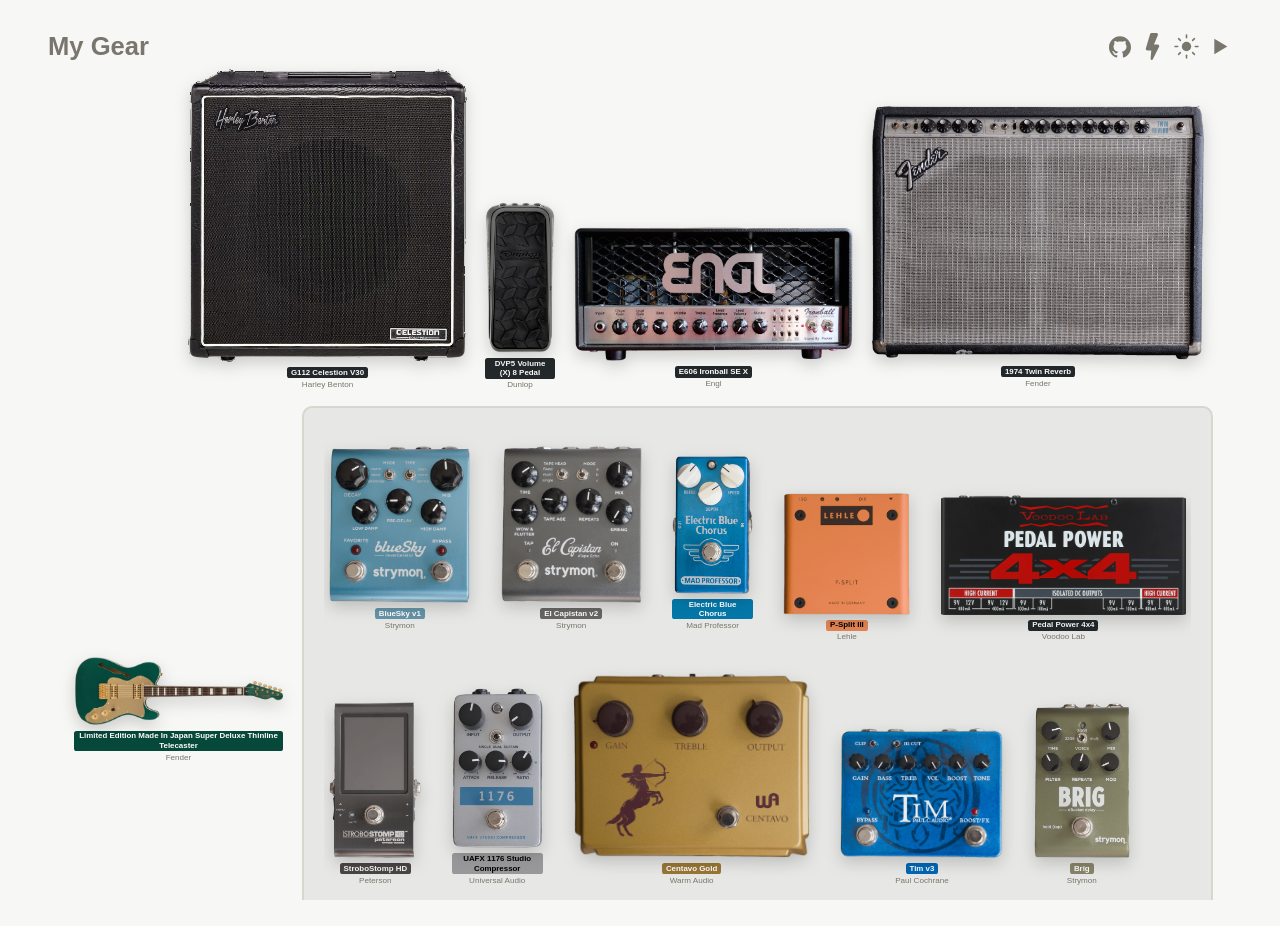
<file: index.html>
<!doctype html>
<html lang="en">
<head>
  <meta charset="utf-8" />
  <meta name="viewport" content="width=device-width, initial-scale=1" />
  <title>Pedalboard Configs</title>
  <!-- ?v=N is a manual cache-buster against GitHub Pages' CDN (~10min
       default max-age) -- bump it whenever style.css or app.js changes
       and you need visitors to pick it up immediately rather than wait
       out the CDN's own cache. config.dot/config.json don't need this:
       they're fetched at runtime with cache:'no-cache' instead (see
       app.js's main()), so editing either never requires remembering to
       bump anything here. -->
  <link rel="stylesheet" href="style.css?v=15" />
  <link rel="icon" type="image/png" href="/favicon-96x96.png" sizes="96x96" />
  <link rel="icon" type="image/svg+xml" href="/favicon.svg" />
  <link rel="shortcut icon" href="/favicon.ico" />
  <link rel="apple-touch-icon" sizes="180x180" href="/apple-touch-icon.png" />
  <meta name="apple-mobile-web-app-title" content="MyGear" />
  <link rel="manifest" href="/site.webmanifest" />
  <script>
    // Sets the theme attribute style.css's :root[data-theme] rules key
    // off (see app.js's initTheme for the rest of the toggle) before the
    // stylesheet ever paints anything -- run any later, e.g. from
    // app.js's own script tag at the end of body, and a visitor who
    // picked "dark" would see one frame of the light theme flash by on
    // every load first. No stored choice yet means no attribute at all,
    // same as before this toggle existed -- prefers-color-scheme alone
    // still decides.
    try {
      const saved = localStorage.getItem('theme');
      if (saved === 'light' || saved === 'dark') document.documentElement.dataset.theme = saved;
    } catch {}
  </script>
</head>
<body>
  <header>
    <h1>My Gear</h1>
    <!-- Grouped so header's own flex row (see style.css) only ever has
         two items to place -- the title and this whole cluster -- rather
         than needing to push each control right individually. -->
    <div class="header-controls">
      <!-- A plain link, not a checkbox/button like the controls beside it
           -- it holds no state of its own, just opens the repo in a new
           tab. target="_blank" is why rel="noopener noreferrer" is here:
           without it the new tab gets a `window.opener` back to this page. -->
      <a class="github-link" href="https://github.com/cthiebaud/gear" target="_blank" rel="noopener noreferrer" title="View source on GitHub">
        <svg viewBox="0 0 98 96" width="22" height="22">
          <path d="M41.4395 69.3848C28.8066 67.8535 19.9062 58.7617 19.9062 46.9902C19.9062 42.2051 21.6289 37.0371 24.5 33.5918C23.2559 30.4336 23.4473 23.7344 24.8828 20.959C28.7109 20.4805 33.8789 22.4902 36.9414 25.2656C40.5781 24.1172 44.4062 23.543 49.0957 23.543C53.7852 23.543 57.6133 24.1172 61.0586 25.1699C64.0254 22.4902 69.2891 20.4805 73.1172 20.959C74.457 23.543 74.6484 30.2422 73.4043 33.4961C76.4668 37.1328 78.0937 42.0137 78.0937 46.9902C78.0937 58.7617 69.1934 67.6621 56.3691 69.2891C59.623 71.3945 61.8242 75.9883 61.8242 81.252L61.8242 91.2051C61.8242 94.0762 64.2168 95.7031 67.0879 94.5547C84.4102 87.9512 98 70.6289 98 49.1914C98 22.1074 75.9883 6.69539e-07 48.9043 4.309e-07C21.8203 1.92261e-07 -1.9479e-07 22.1074 -4.3343e-07 49.1914C-6.20631e-07 70.4375 13.4941 88.0469 31.6777 94.6504C34.2617 95.6074 36.75 93.8848 36.75 91.3008L36.75 83.6445C35.4102 84.2188 33.6875 84.6016 32.1562 84.6016C25.8398 84.6016 22.1074 81.1563 19.4277 74.7441C18.375 72.1602 17.2266 70.6289 15.0254 70.3418C13.877 70.2461 13.4941 69.7676 13.4941 69.1934C13.4941 68.0449 15.4082 67.1836 17.3223 67.1836C20.0977 67.1836 22.4902 68.9063 24.9785 72.4473C26.8926 75.2227 28.9023 76.4668 31.2949 76.4668C33.6875 76.4668 35.2187 75.6055 37.4199 73.4043C39.0469 71.7773 40.291 70.3418 41.4395 69.3848Z" />
        </svg>
      </a>
      <!-- Pure CSS: the checkbox's :checked state is read by style.css via
           body:has(#power-connectors-toggle:not(:checked)) to hide the power
           wires/bolt markers, and by the sibling combinator below to swap the
           icon for its struck-through state. app.js's routing never sees this
           -- it always lays out power connectors as present; this only ever
           toggles their painted visibility. -->
      <label class="power-toggle" title="Show/hide power-supply connectors">
        <input type="checkbox" id="power-connectors-toggle" checked hidden />
        <svg viewBox="0 0 46.093 46.093" width="27" height="27">
          <path d="M34.137 20.862c-.475-.761-1.307-1.232-2.204-1.232h-6.356l6.707-16.032c.335-.802.248-1.717-.234-2.44C31.567.435 30.757 0 29.888 0h-8.444c-1.15 0-2.163.761-2.49 1.863l-7.283 24.565c-.233.786-.082 1.627.409 2.284.49.657 1.261 1.035 2.081 1.035h6.807l-1.189 14.106c-.083.987.548 1.898 1.503 2.164.955.264 1.962-.187 2.399-1.076l10.582-21.56c.396-.803.347-1.758-.126-2.519" />
          <line class="power-toggle-slash" x1="3" y1="3" x2="43" y2="43" />
        </svg>
      </label>
      <!-- :checked here means "dark" -- app.js's initTheme sets this once
           on load to whatever theme actually resolved (an explicit stored
           choice, or prefers-color-scheme if there isn't one yet) and
           toggles both the checkbox and :root[data-theme] together from
           then on, so this always matches what's actually painted. -->
      <label class="theme-toggle" title="Toggle light/dark theme">
        <input type="checkbox" id="theme-toggle" hidden />
        <svg viewBox="0 0 24 24" width="25" height="25">
          <g class="theme-toggle-sun">
            <circle cx="12" cy="12" r="4.5" />
            <line x1="12" y1="1" x2="12" y2="3.5" />
            <line x1="12" y1="20.5" x2="12" y2="23" />
            <line x1="1" y1="12" x2="3.5" y2="12" />
            <line x1="20.5" y1="12" x2="23" y2="12" />
            <line x1="4.4" y1="4.4" x2="6.1" y2="6.1" />
            <line x1="17.9" y1="17.9" x2="19.6" y2="19.6" />
            <line x1="4.4" y1="19.6" x2="6.1" y2="17.9" />
            <line x1="17.9" y1="6.1" x2="19.6" y2="4.4" />
          </g>
          <path class="theme-toggle-moon" d="M20.742 15.723A8.5 8.5 0 1 1 9.777 4.223 6.5 6.5 0 0 0 20.742 15.723Z" />
        </svg>
      </label>
      <!-- A real <button>, not another checkbox like the two labels above
           -- this doesn't hold a setting of its own, it just fires the
           same toggleCascade() the spacebar and the guitar's own click
           already do (see app.js's initCascadeToggle and main()'s keydown
           listener), and its look is kept in sync with cascadeActive by
           setCascadeActive regardless of which of those three actually
           changed it. aria-pressed (kept current the same way) is what a
           screen reader announces here instead of the icon swap. -->
      <button type="button" class="cascade-toggle" id="cascade-toggle" title="Play the signal-path animation" aria-pressed="false">
        <svg viewBox="0 0 24 24" width="25" height="25">
          <path class="cascade-toggle-play" d="M7 4.5 19.5 12 7 19.5Z" />
          <rect class="cascade-toggle-stop" x="5.5" y="5.5" width="13" height="13" rx="2" />
        </svg>
      </button>
    </div>
  </header>
  <main id="app">
    <!-- Static markup, not JS-built like everything else in #app -- shows
         immediately on first paint, before app.js has even finished
         fetching config.dot/images/the libavoid WASM module, let alone
         solving a layout. app.js removes it once the diagram is fully
         routed (see main()); nothing here needs a JS fallback for that
         not happening, since main() removes it in a `finally`. -->
    <div class="loading" id="loading">
      <svg class="spinner" viewBox="0 0 50 50" width="48" height="48" aria-hidden="true">
        <circle class="spinner-track" cx="25" cy="25" r="20" fill="none" stroke-width="4" />
        <circle class="spinner-arc" cx="25" cy="25" r="20" fill="none" stroke-width="4" />
      </svg>
      <p>Loading…</p>
    </div>
  </main>
  <script src="libs/dotparser/dotparser.min.js"></script>
  <script src="app.js?v=30"></script>
</body>
</html>
</file>
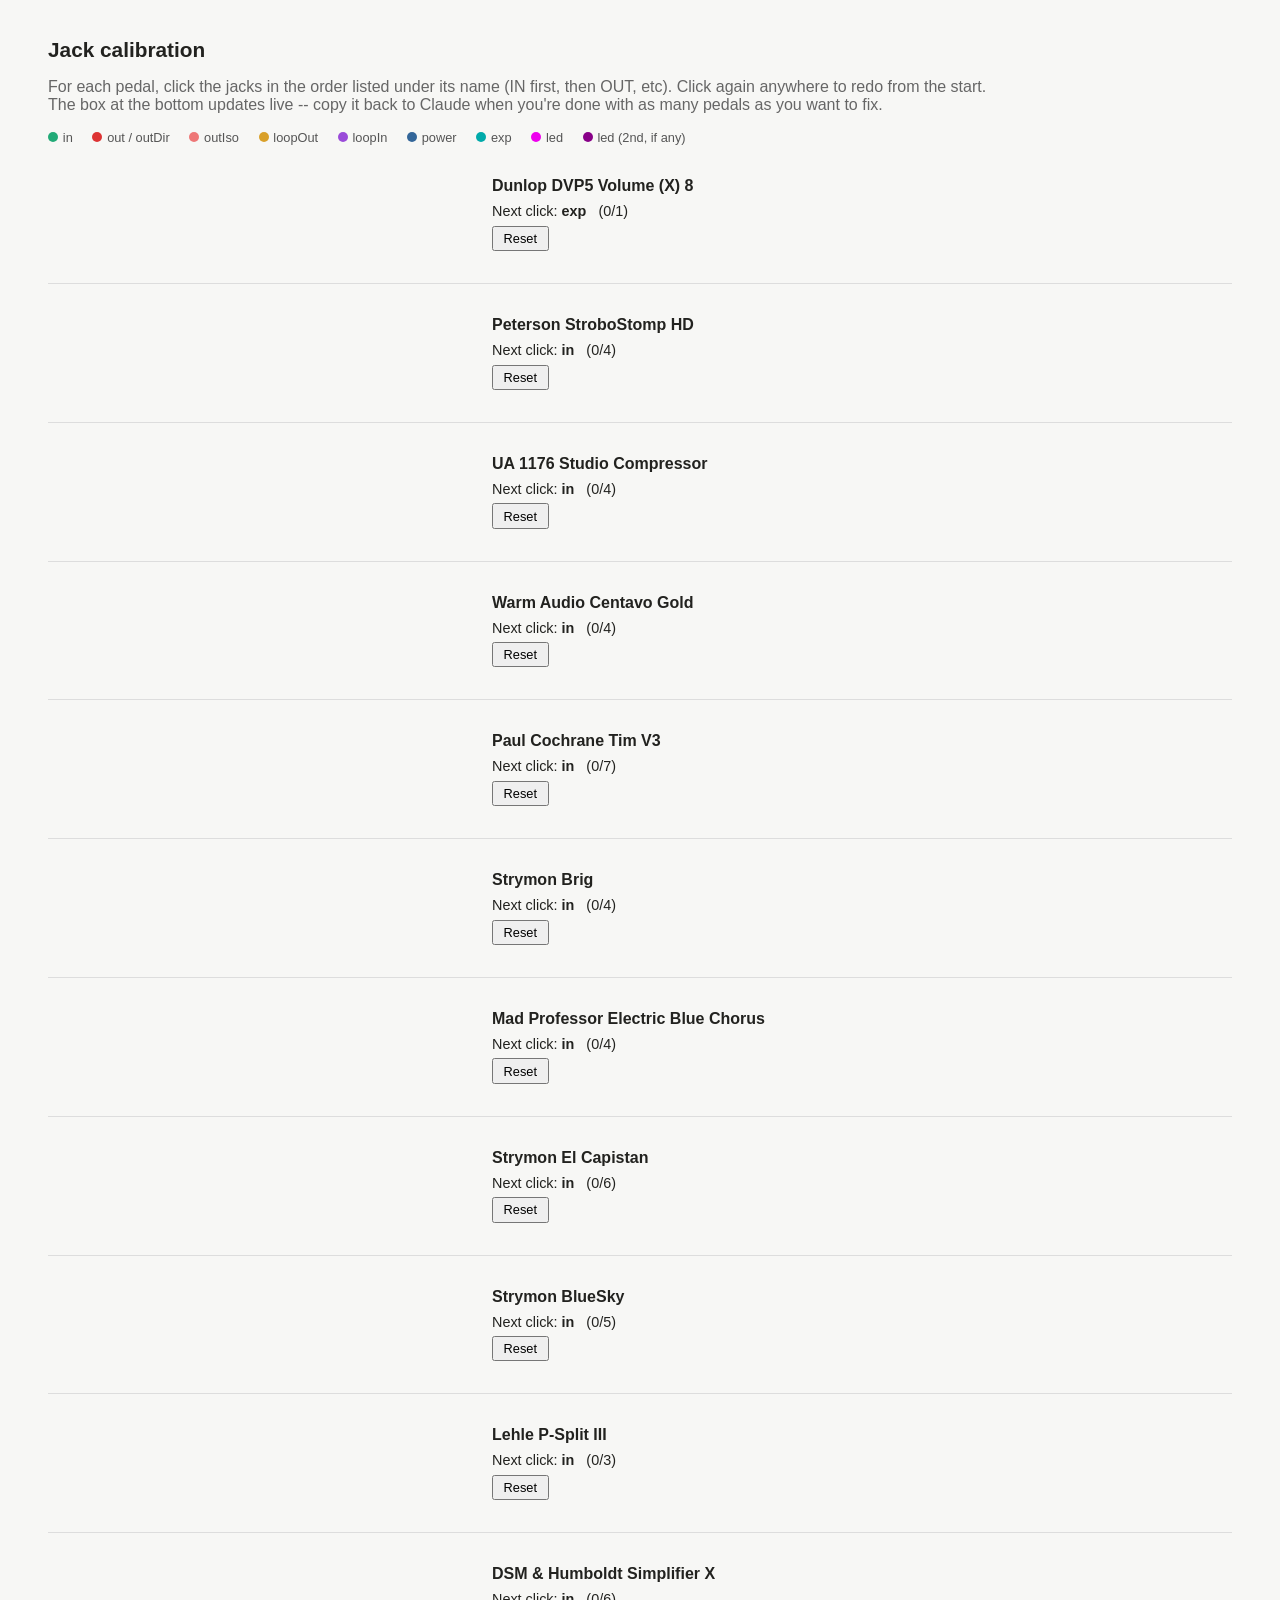
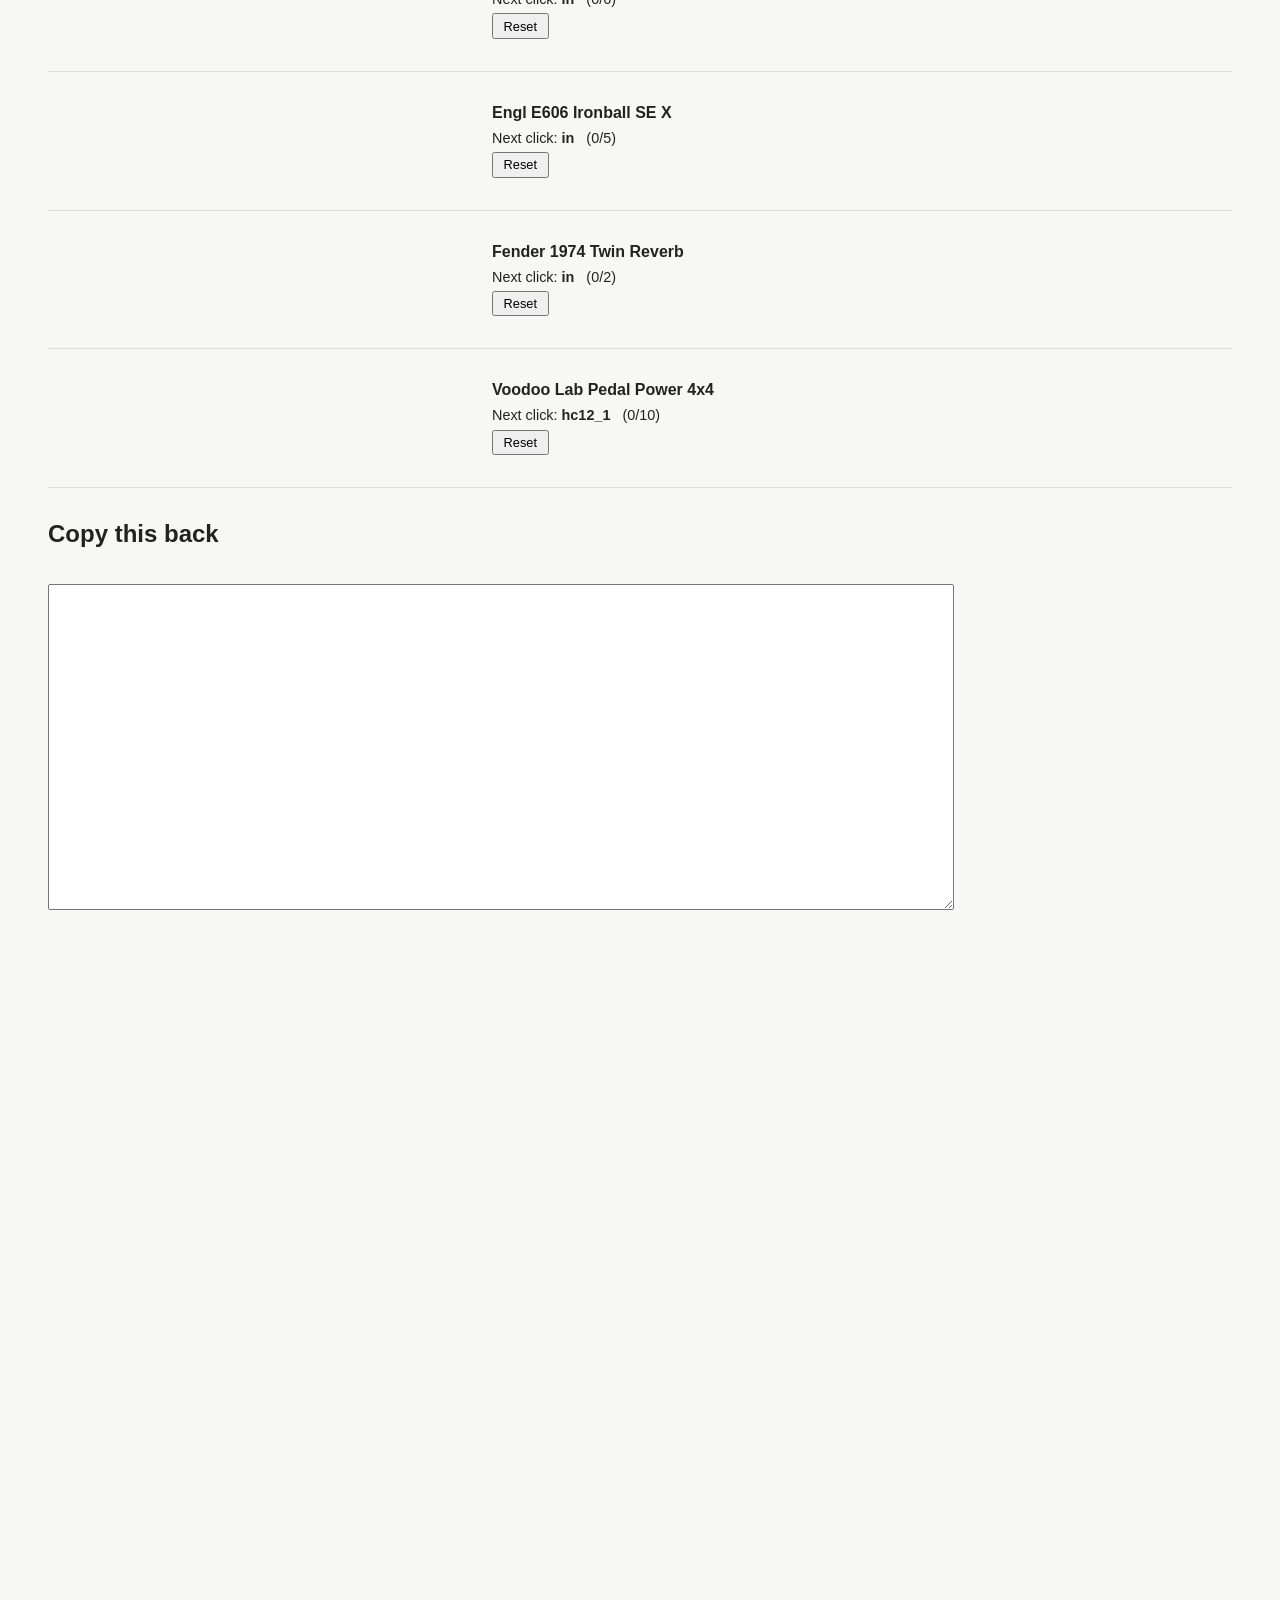
<file: calibrate.html>
<!doctype html>
<html lang="en">
<head>
  <meta charset="utf-8" />
  <meta name="viewport" content="width=device-width, initial-scale=1" />
  <title>Jack calibration</title>
  <link rel="icon" type="image/png" href="/favicon-96x96.png" sizes="96x96" />
  <link rel="icon" type="image/svg+xml" href="/favicon.svg" />
  <link rel="shortcut icon" href="/favicon.ico" />
  <link rel="apple-touch-icon" sizes="180x180" href="/apple-touch-icon.png" />
  <meta name="apple-mobile-web-app-title" content="MyGear" />
  <link rel="manifest" href="/site.webmanifest" />
  <style>
    body { font-family: -apple-system, sans-serif; margin: 0; padding: 1.5rem clamp(1rem,4vw,3rem) 4rem; background: #f7f7f5; color: #22221f; }
    h1 { font-size: 1.3rem; }
    p.help { color: #666; max-width: 60em; }
    .pedal { display: flex; gap: 1.5rem; align-items: flex-start; margin: 2rem 0; padding-bottom: 2rem; border-bottom: 1px solid #ddd; }
    .pedal h2 { margin: 0 0 0.5rem; font-size: 1rem; }
    .imgwrap { position: relative; display: inline-block; cursor: crosshair; line-height: 0; }
    .imgwrap img { display: block; width: 420px; height: auto; }
    /* box-sizing: border-box so the 2px border is drawn *inside* the 12px
       box instead of added on top of it -- otherwise the true rendered
       size is 16px (12px + 2*2px border) while the centering margin below
       is only offsetting for 12px, leaving the dot 2px off-center from
       the actual click point. */
    .dot { position: absolute; width: 12px; height: 12px; margin: -6px 0 0 -6px; border-radius: 50%; border: 2px solid white; box-shadow: 0 0 0 1px rgba(0,0,0,0.4); pointer-events: none; box-sizing: border-box; }
    .dot.in { background: #2a7; }
    .dot.out { background: #d33; }
    .dot.outDir { background: #d33; }
    .dot.outIso { background: #e77; }
    .dot.loopOut { background: #d9a02a; }
    .dot.loopIn { background: #9a4bd9; }
    .dot.power { background: #369; }
    .dot.exp { background: #0aa; }
    .dot.led { background: #e0e; }
    .dot.led2 { background: #808; }
    .status { font-size: 0.9rem; margin-top: 0.5rem; }
    .status .next { font-weight: 600; }
    .legend { font-size: 0.8rem; color: #555; }
    .legend span { display: inline-flex; align-items: center; gap: 0.3rem; margin-right: 1rem; }
    .legend i { width: 10px; height: 10px; border-radius: 50%; display: inline-block; }
    button { font-size: 0.8rem; padding: 0.2rem 0.6rem; margin-top: 0.4rem; cursor: pointer; }
    textarea { width: 100%; max-width: 900px; height: 320px; font-family: ui-monospace, monospace; font-size: 0.8rem; margin-top: 1rem; }
  </style>
</head>
<body>
  <h1>Jack calibration</h1>
  <p class="help">
    For each pedal, click the jacks in the order listed under its name (IN first, then OUT, etc).
    Click again anywhere to redo from the start. The box at the bottom updates live -- copy it back
    to Claude when you're done with as many pedals as you want to fix.
  </p>
  <div class="legend">
    <span><i style="background:#2a7"></i>in</span>
    <span><i style="background:#d33"></i>out / outDir</span>
    <span><i style="background:#e77"></i>outIso</span>
    <span><i style="background:#d9a02a"></i>loopOut</span>
    <span><i style="background:#9a4bd9"></i>loopIn</span>
    <span><i style="background:#369"></i>power</span>
    <span><i style="background:#0aa"></i>exp</span>
    <span><i style="background:#e0e"></i>led</span>
    <span><i style="background:#808"></i>led (2nd, if any)</span>
  </div>

  <div id="pedals"></div>

  <h2>Copy this back</h2>
  <textarea id="output" readonly></textarea>

<script>
// key: just a human-readable label for the output box below -- paste
// results back and they get matched to the right PEDAL_SPECS entry by
// hand, this file doesn't read app.js's ids directly.
//
// A node with two LEDs (never more than two) lists 'led' and 'led2' in
// its own points -- see updateOutput below, which folds that pair into
// config.json's array form (`"led": [{...}, {...}]`) rather than emitting
// them as two separate keys.
const ITEMS = [
  { key: 'dvp5', label: 'Dunlop DVP5 Volume (X) 8', file: 'dunlop-volume-x-8-cutout.png', points: ['exp'] },
  { key: 'strobostomp hd', label: 'Peterson StroboStomp HD', file: 'peterson-strobostomp-hd.png', points: ['in', 'out', 'power', 'led'] },
  { key: '1176', label: 'UA 1176 Studio Compressor', file: 'ua-1176.png', points: ['in', 'out', 'power', 'led'] },
  { key: 'centavo', label: 'Warm Audio Centavo Gold', file: 'warm-audio-centavo.png', points: ['in', 'out', 'power', 'led'] },
  { key: 'tim v3', label: 'Paul Cochrane Tim V3', file: 'paul-c-tim-v3.png', points: ['in', 'out', 'loopOut', 'loopIn', 'power', 'led', 'led2'] },
  { key: 'brig', label: 'Strymon Brig', file: 'strymon-brig.png', points: ['in', 'out', 'power', 'led'] },
  { key: 'electric blue chorus', label: 'Mad Professor Electric Blue Chorus', file: 'mad-professor-electric-blue.png', points: ['in', 'out', 'power', 'led'] },
  { key: 'capistan', label: 'Strymon El Capistan', file: 'strymon-elcap-v2.png', points: ['in', 'out', 'power', 'exp', 'led', 'led2'] },
  { key: 'bluesky', label: 'Strymon BlueSky', file: 'strymon-bluesky.png', points: ['in', 'out', 'power', 'led', 'led2'] },
  // Real hardware: 1 input, 2 outputs (DIR + ISO), fully passive -- no power jack, no LED.
  { key: 'p-split', label: 'Lehle P-Split III', file: 'lehle-p-split-iii.png', points: ['in', 'outDir', 'outIso'] },
  { key: 'simplifier x', label: 'DSM & Humboldt Simplifier X', file: 'dsm-simplifier-x.png', points: ['in', 'out', 'loopOut', 'loopIn', 'power', 'led'] },
  // No power jack of its own here -- config.json's ironball entry has
  // none either (it's mains-powered, not pedalboard-fed).
  { key: 'ironball', label: 'Engl E606 Ironball SE X', file: 'Engl-E606-off.png', points: ['in', 'out', 'loopOut', 'loopIn', 'led'] },
  { key: 'twin reverb', label: 'Fender 1974 Twin Reverb', file: 'fender-twin-reverb-1974-cutout.png', points: ['in', 'led'] },
  // 10 real outputs: 2x 12V/400mA, 4x 9V/400mA ("hc9"), 4x 9V/100mA ("iso").
  { key: 'power supply', label: 'Voodoo Lab Pedal Power 4x4', file: 'voodoolab-4x4.png', points: ['hc12_1', 'hc12_2', 'hc9_1', 'hc9_2', 'hc9_3', 'hc9_4', 'iso1', 'iso2', 'iso3', 'iso4'] },
];

const results = {}; // key -> { pointName: {x,y} }

function render() {
  const root = document.getElementById('pedals');
  root.innerHTML = '';
  for (const item of ITEMS) {
    const div = document.createElement('div');
    div.className = 'pedal';

    const wrap = document.createElement('div');
    wrap.className = 'imgwrap';
    const img = document.createElement('img');
    img.src = '/images/' + item.file;
    wrap.append(img);

    const info = document.createElement('div');
    const h2 = document.createElement('h2');
    h2.textContent = item.label;
    const status = document.createElement('div');
    status.className = 'status';
    const resetBtn = document.createElement('button');
    resetBtn.textContent = 'Reset';
    resetBtn.onclick = () => { delete results[item.key]; renderDots(wrap, item); updateStatus(status, item); updateOutput(); };
    info.append(h2, status, resetBtn);

    div.append(wrap, info);
    root.append(div);

    wrap.addEventListener('click', e => {
      const rect = img.getBoundingClientRect();
      const x = Math.round(((e.clientX - rect.left) / rect.width) * 1000) / 1000;
      const y = Math.round(((e.clientY - rect.top) / rect.height) * 1000) / 1000;
      const rec = results[item.key] || {};
      const done = Object.keys(rec);
      const nextPoint = item.points[done.length % item.points.length];
      rec[nextPoint] = { x, y };
      results[item.key] = rec;
      renderDots(wrap, item);
      updateStatus(status, item);
      updateOutput();
    });

    updateStatus(status, item);
  }
}

function renderDots(wrap, item) {
  wrap.querySelectorAll('.dot').forEach(d => d.remove());
  const rec = results[item.key] || {};
  const rect = wrap.querySelector('img').getBoundingClientRect();
  for (const [name, frac] of Object.entries(rec)) {
    const dot = document.createElement('div');
    dot.className = 'dot ' + name;
    dot.style.left = frac.x * rect.width + 'px';
    dot.style.top = frac.y * rect.height + 'px';
    wrap.append(dot);
  }
}

function updateStatus(status, item) {
  const rec = results[item.key] || {};
  const done = Object.keys(rec);
  const nextPoint = item.points[done.length % item.points.length];
  status.innerHTML = 'Next click: <span class="next">' + nextPoint + '</span> &nbsp; (' + done.length + '/' + item.points.length + (done.length >= item.points.length ? ', click again to redo' : '') + ')';
}

function updateOutput() {
  const blocks = [];
  for (const item of ITEMS) {
    const rec = results[item.key];
    if (!rec) continue;
    // 'led2' never gets its own output line -- when present, it folds
    // into 'led's line as config.json's two-LED array form instead.
    const parts = item.points
      .filter(p => p !== 'led2' && rec[p])
      .map(p => {
        if (p === 'led' && rec.led2) {
          return `    "led": [{ "x": ${rec.led.x}, "y": ${rec.led.y} }, { "x": ${rec.led2.x}, "y": ${rec.led2.y} }]`;
        }
        return `    "${p}": { "x": ${rec[p].x}, "y": ${rec[p].y} }`;
      });
    if (parts.length) blocks.push(`  "${item.key}": {\n` + parts.join(',\n') + '\n  },');
  }
  document.getElementById('output').value = blocks.join('\n');
}

render();
window.addEventListener('resize', render);
</script>
</body>
</html>
</file>
<file: style.css>
:root {
  --bg: #f7f7f5;
  --border: #d9d6cf;
  --text: #22221f;
  --muted: #79766d;
  --accent: #b5442e;
  --wire: #69665c;
  --wire-loop: #7c786c;
  --wire-power: #728880;
  --wire-exp: #5f73c2;
  --wire-arrow-out: #4f7a3d;
  --wire-arrow-in: #b23a2a;
  --board-bg: rgba(0, 0, 0, 0.067);
  /* The arcade original is this same yellow on a black cabinet -- against
     this theme's light board/pedal photos that contrast is gone, so
     light mode gets a deeper, more saturated gold instead (dark mode
     keeps the classic arcade shade below) plus a dark outline
     (--pacman-stroke) on the shape itself, see .connector-bulge/-trace. */
  --pacman: #e0bb00;
  --pacman-stroke: #a88c00;
}

/* :not([data-theme="light"]) is what lets the header's theme-toggle (see
   index.html/app.js) override the system preference: an explicit "light"
   choice has to win here even on a system set to dark, but with no
   explicit choice at all this still just follows prefers-color-scheme,
   same as before the toggle existed. An explicit "dark" choice doesn't
   need a matching guard here -- the block below applies it unconditionally,
   system preference or not. */
@media (prefers-color-scheme: dark) {
  :root:not([data-theme="light"]) {
    --bg: #3B4044;
    --border: #42484c;
    --text: #ece9e1;
    --muted: #c4bfb1;
    --accent: #b5442e;
    --wire: #0d0d0d;
    --wire-loop: #1a1a1a;
    --wire-power: #728880;
    --wire-exp: #5070c2;
    --wire-arrow-out: #6b9b56;
    --wire-arrow-in: #ca4e3e;
    --board-bg: #545A5E;
    --pacman: #ffd400;
    --pacman-stroke: #a88c00;
  }
}

/* Same palette as above, forced on regardless of system preference --
   reached only once the visitor has actually clicked the theme-toggle to
   "dark" (see app.js), which is also the only time this attribute is
   ever set to "dark" at all. Necessarily a duplicate of the block above
   rather than something shared, since a plain CSS class/attribute
   selector can't itself reach inside a @media block's own rule. */
:root[data-theme="dark"] {
  --bg: #3B4044;
  --border: #42484c;
  --text: #ece9e1;
  --muted: #c4bfb1;
  --accent: #b5442e;
  --wire: #0d0d0d;
  --wire-loop: #1a1a1a;
  --wire-power: #728880;
  --wire-exp: #5070c2;
  --wire-arrow-out: #6b9b56;
  --wire-arrow-in: #ca4e3e;
  --board-bg: #545A5E;
  --pacman: #ffd400;
  --pacman-stroke: #a88c00;
}

* { box-sizing: border-box; }

/* Rule 1 (no scrolling, ever) is enforced structurally here, not just by
   getting the layout math in app.js right: even a 1px overshoot in that
   math can never produce a visible scrollbar, which matters because a
   scrollbar changing the viewport's own size is exactly what fed the old
   zoom-based layout's resize feedback loop (see app.js's relayout comment).
   height:100% is required for overflow:hidden to actually clip on some
   mobile browsers otherwise treat body as content-sized regardless. */
html, body {
  overflow: hidden;
  height: 100%;
}

/* A flex column so #app (the second child) can claim "the rest of the
   viewport, after the header" via flex:1 and center its one child (the
   board) both ways within that -- see #app below. Replaces the old
   fitToViewport's hand-computed marginTop centering trick now that there's
   no natural-size measurement pass left for a permanent flex ancestor to
   throw off (see app.js's relayout). */
body {
  margin: 0;
  padding: 2rem clamp(1rem, 4vw, 3rem) 4rem;
  background: var(--bg);
  color: var(--text);
  font-family: -apple-system, BlinkMacSystemFont, "Segoe UI", Helvetica, Arial, sans-serif;
  display: flex;
  flex-direction: column;
}

/* A row so the three controls (grouped in .header-controls, see
   index.html) sit beside "My Gear" instead of wrapping under it --
   justify-content:space-between pushes that whole group flush right
   without needing a margin-left:auto on it specifically. The bottom
   spacing that used to live on h1's own margin and each control's own
   margin (both now zeroed below) moves here instead, so it applies once
   to the row as a whole regardless of which item ends up tallest. */
header {
  display: flex;
  align-items: center;
  justify-content: space-between;
  gap: 1rem;
  margin-bottom: 0.5rem;
}

header h1 {
  color: var(--muted);
  margin: 0;
  font-size: 1.6rem;
}

.header-controls {
  display: flex;
  align-items: center;
  gap: 0.5rem;
}

/* svg/GitHub_Invertocat_Black.svg's own <path d>, inlined the same way the
   other header controls' icons are -- currentColor + var(--muted) keeps it
   visually consistent with them rather than showing its own fixed black. */
.github-link {
  display: inline-flex;
  color: var(--muted);
}

.github-link svg path {
  fill: currentColor;
}

.github-link:hover {
  color: var(--text);
}

/* The checkbox (hidden, see index.html) only exists to hold :checked
   state; the label's <svg> -- toggled between plain-bolt and
   struck-through by the sibling rules below -- is the only thing shown. */
.power-toggle {
  display: inline-flex;
  cursor: pointer;
}

.power-toggle svg {
  fill: var(--muted);
}

.power-toggle-slash {
  display: none;
  stroke: var(--accent);
  stroke-width: 4;
  stroke-linecap: round;
}

/* Same hidden-checkbox-drives-a-sibling-<svg> shape as .power-toggle
   above, sun/moon rather than plain/struck-through -- the standard way a
   light/dark switch reads at a glance almost everywhere it shows up.
   currentColor (rather than a --wire-* token, which wouldn't mean
   anything here) is what lets both icons track the header's own text
   color across themes for free. Unlike .power-toggle, this checkbox's
   initial :checked state isn't set in the markup -- app.js sets it once,
   on load, to whatever theme actually resolved (stored choice, or
   prefers-color-scheme if there isn't one yet -- see initTheme). */
.theme-toggle {
  display: inline-flex;
  cursor: pointer;
  color: var(--muted);
}

.theme-toggle svg circle,
.theme-toggle svg path {
  fill: currentColor;
}

.theme-toggle svg line {
  stroke: currentColor;
  stroke-width: 1.5;
  stroke-linecap: round;
}

.theme-toggle-moon {
  display: none;
}

.theme-toggle input:checked ~ svg .theme-toggle-sun {
  display: none;
}

.theme-toggle input:checked ~ svg .theme-toggle-moon {
  display: block;
}

/* A real <button>, not a hidden-checkbox label like the two above -- see
   its own comment in index.html for why. The reset (no border/background/
   padding/font-inherit-fighting) is what makes a <button> read as a plain
   icon control rather than a form button; currentColor + var(--muted)
   keeps it visually consistent with .theme-toggle right next to it. */
.cascade-toggle {
  display: inline-flex;
  align-items: center;
  justify-content: center;
  margin: 0;
  padding: 0;
  border: none;
  background: none;
  cursor: pointer;
  color: var(--muted);
}

.cascade-toggle svg path,
.cascade-toggle svg rect {
  fill: currentColor;
}

.cascade-toggle-stop {
  display: none;
}

/* .playing is toggled by setCascadeActive (app.js), not a CSS-only
   :checked the way the other two header controls are -- this state can
   change from three different places (this button, spacebar, the
   guitar's own click, see toggleCascade), not just a click on this
   control itself, so app.js has to be the one keeping it current
   regardless of which of those actually fired. */
.cascade-toggle.playing .cascade-toggle-play {
  display: none;
}

.cascade-toggle.playing .cascade-toggle-stop {
  display: block;
}

.power-toggle input:not(:checked) ~ svg {
  fill: var(--muted);
}

.power-toggle input:not(:checked) ~ svg .power-toggle-slash {
  display: block;
}

/* Connector paths are drawn in coordinates relative to #app's own
   top-left (see localRect() in app.js), so #app must be the positioned
   ancestor those coordinates resolve against. flex:1 claims whatever
   height body's column layout has left after the header; centering the
   one child (section.config) both ways here is what used to need
   fitToViewport's hand-rolled marginTop math -- app.js's relayout()
   already sizes that child to fit, so plain centering is enough now.
   min-height:0 is required for a flex item to actually be allowed to
   shrink below its content size in a column flex container -- without it
   a tall board could quietly push the header off past the top edge
   instead of ever triggering app.js's own too-big correction. */
#app {
  position: relative;
  flex: 1 1 auto;
  min-height: 0;
  display: flex;
  align-items: center;
  justify-content: center;
}

/* Shown until app.js removes it (see main()) -- absolutely positioned and
   covering #app entirely (not just flex-centered alongside its other
   child) so it fully occludes the diagram while that's still mid-render,
   rather than the two ever appearing side by side as plain flex siblings
   for a frame. */
.loading {
  position: absolute;
  inset: 0;
  z-index: 2;
  display: flex;
  flex-direction: column;
  align-items: center;
  justify-content: center;
  gap: 0.75rem;
  background: var(--bg);
  color: var(--muted);
  font-size: 0.9rem;
}

.loading p {
  margin: 0;
}

.spinner {
  animation: spinner-rotate 1s linear infinite;
  /* SVG's default transform-origin is (0,0), unlike HTML elements'
     50%/50% -- without this, "rotate" spins the whole viewBox around its
     top-left corner instead of the circle's own center. */
  transform-origin: center;
}

.spinner-track {
  stroke: var(--border);
}

/* Circumference at r=20 is ~125.7px -- a ~30px dash leaves a ~96px gap,
   the visible "arc" look; stroke-linecap:round rounds off both ends of
   that arc instead of leaving it flat-cut. */
.spinner-arc {
  stroke: var(--accent);
  stroke-linecap: round;
  stroke-dasharray: 30 95.7;
}

@media (prefers-reduced-motion: reduce) {
  .spinner {
    animation: none;
  }
}

@keyframes spinner-rotate {
  to { transform: rotate(360deg); }
}

/* The libavoid-routed connectors are rendered into one <svg> appended as
   the last child of #app, sized to its own default box unless told
   otherwise -- absolutely-positioned and stretched to cover #app, with
   overflow left visible so a path segment that pokes past the nominal
   box (a routed corner right at the edge) still paints instead of being
   clipped. pointer-events is off since the overlay sits on top of the
   whole board and shouldn't intercept clicks/hover.

   z-index is required, not just DOM order, to actually win that "on top"
   -- .node-box sets its own z-index:1 (see below), which makes each
   pedal a positioned stacking context in its own right rather than plain
   in-flow content, and a positioned box with any explicit z-index always
   paints after a position:absolute sibling stuck at the implicit
   z-index:auto/0 level, regardless of DOM order. Without this, the
   traveling Pac-Man (bulge/trace, riding right up to each pin) ducks
   behind the pedal photo it's approaching instead of crossing over it.
*/
.connector-overlay {
  position: absolute;
  z-index: 2;
  inset: 0;
  width: 100%;
  height: 100%;
  overflow: visible;
  pointer-events: none;
}

/* #app's own flex centering (both axes) does all the work now -- app.js's
   relayout() already sizes this to fit available space, so there's
   nothing left for this element's own box model to contribute.
   --ui-scale is set once per relayout (see applyScale in app.js) and
   drives every fixed-looking dimension below via calc(... *
   var(--ui-scale)) -- the direct-sizing replacement for what CSS zoom used
   to do uniformly. The default of 1 here only matters before the first
   relayout ever runs (there's nothing to render at that point anyway). */
section.config {
  margin: 0;
  --ui-scale: 1;
}

.chain {
  position: relative;
  display: flex;
  flex-wrap: nowrap;
  align-items: flex-end;
  gap: calc(3rem * var(--ui-scale));
  /* Rule 1 is enforced by app.js's own sizing math (plus the corrective
     pass in relayout()), not by letting a row scroll internally if that
     math is ever slightly off -- hidden, not auto, so a 1px miss clips
     instead of growing a scrollbar (see html/body's own overflow:hidden
     for why that specifically has to never happen). */
  overflow: hidden;
  padding: calc(2rem * var(--ui-scale)) calc(0.5rem * var(--ui-scale)) calc(1rem * var(--ui-scale));
}

/* Every routed connector is one <g class="connector-group"> (see
   wireConnectors in app.js) holding a wide invisible hit path, the
   visible line, its arrow(s), and (solid kinds only) a hover bulge --
   grouping them is what lets the hover rules below reach all of a
   connector's own pieces at once via ":hover >", regardless of how many
   arrows it has, without caring about sibling order. This stylesheet is
   the *only* place any connector's appearance (color, width, dash) is
   set -- app.js only ever picks which of these classes applies, never a
   color, so there's one place to look, not two. `> path` stays scoped to
   direct children so it doesn't reach the power bolt's <path>, nested
   inside its own <svg> for icon scaling (see connectorArrows) -- that one
   needs its .connector-arrow-power fill to actually apply. */
.connector-overlay > g > path {
  fill: none;
}

/* One of these sits right under every visible connector path (see
   wireConnectors in app.js), sharing its `d` but invisible and much
   wider -- the visible stroke alone (1.5-2px) is too thin to hover
   reliably. `path.connector-hit` (element+class) outweighs the bare
   .connector-KIND class selectors below on specificity alone, so this
   stays transparent regardless of source order. pointer-events is
   re-enabled just for this one path -- .connector-overlay's own `none`
   is inherited by everything else here, keeping the gaps between
   connectors click-through. */
path.connector-hit {
  stroke: transparent;
  stroke-width: 14;
  pointer-events: stroke;
}

/* 40 is a common multiple of every dasharray cycle length in use below
   (power's "2 3" = 5, loop's "6 2" = 8) -- one offset value loops
   seamlessly for both patterns at once, no per-kind tuning needed. A
   negative offset marches the dashes in the direction the path was
   drawn (source -> target, see wireConnectors), so this happens to
   track real flow direction on power/loop wires for free. */
@keyframes connector-march {
  to { stroke-dashoffset: -40; }
}

/* Travels the hover bulge (a solid-kind connector's own ellipse, see
   wireConnectors) along the connector's own routed path -- offset-path
   is set inline per element in app.js since the geometry is per-
   connector, but the animation itself is identical for all of them. */
@keyframes connector-travel {
  from { offset-distance: 0%; }
  to { offset-distance: 100%; }
}

/* Specificity (0,2,1) beats every .connector-KIND rule below regardless
   of source order, so one rule covers every kind uniformly. The bulge
   and trace used to live right here too (see makePacman in app.js) but
   don't any more -- they're their own painted shape in a separate shared
   layer now (see pacmanLayer in wireConnectors), not a wire outline, so
   this only ever reaches an actual connector path regardless. */
.connector-group:hover > path:not(.connector-hit) {
  /* stroke: var(--accent); */
  stroke-width: 3.5;
}

/* The bulge lives in the shared pacmanLayer, not this connector's own
   group (see wireConnectors), so plain `.connector-group:hover > ...`
   can't reach it -- .hovering is toggled directly on the bulge by a
   mouseenter/mouseleave pair set up right where it's built, on the same
   hover boundary (the group's own wide .connector-hit stroke) this used
   to key off of. */
.connector-bulge.hovering {
  opacity: 1;
}

/* Motion (the dash march, the bulge's travel) is kept out of the base
   hover rules above and behind this guard -- the color/width highlight
   and the bulge's fade-in still show for prefers-reduced-motion users,
   just without anything actually moving. */
@media (prefers-reduced-motion: no-preference) {
  .connector-group:hover > path:not(.connector-hit) {
    animation-name: connector-march;
    animation-duration: 1s;
    animation-timing-function: linear;
    animation-iteration-count: infinite;
  }
  /* animation-duration is deliberately left out here (unlike the march
     rule above) -- it's set inline per element in app.js instead (see
     BULGE_SPEED_PX_S), since unlike the march's fixed 1s, each
     connector's own routed length needs its own travel time. */
  .connector-bulge.hovering {
    animation-name: connector-travel;
    animation-timing-function: linear;
    animation-iteration-count: infinite;
  }

  /* Power wires don't carry the guitar's own signal, so they never take
     part in the click-triggered trace cascade the way SIGNAL_KINDS
     connectors do (see traceFrom in app.js) -- but every pedal is
     drawing power for the cascade's whole duration, not just while the
     bulge happens to be passing near it, so all of them march at once
     here rather than one at a time. .cascade-active is toggled on <body>
     by startCascade/stopCascade, independently of :hover above -- the
     two states can overlap freely (hovering a power wire mid-cascade
     just keeps marching, nothing conflicts). */
  body.cascade-active .connector-power {
    animation-name: connector-march;
    animation-duration: 1s;
    animation-timing-function: linear;
    animation-iteration-count: infinite;
  }
}

/* Hidden by default -- .connector-bulge until .hovering is added (see
   above), .connector-trace until traceFrom() (app.js) toggles its
   opacity directly for its own one-shot click-triggered travel, driven
   by the Web Animations API rather than a CSS animation. offset-rotate:
   auto turns either to face the path's own tangent as it travels --
   makePacman() (app.js) draws the local shape with its mouth toward
   local +x, so this is what keeps the mouth pointing the way it's
   actually moving around every bend. Both live directly under
   .pacman-layer's own <g> (see wireConnectors), which the shared
   `.connector-overlay > g > path { fill: none }` reset above still
   reaches just as it would any other g's path -- qualified with
   .pacman-layer so this rule outranks it on specificity alone. The dark
   --pacman-stroke outline (on top of --pacman's own deeper light-mode
   shade, see :root) is what keeps the body readable against a light
   board/pedal photo -- the plain arcade yellow all but disappears there
   the way it never would against the original's black cabinet. */
.pacman-layer path.connector-bulge,
.pacman-layer path.connector-trace {
  fill: var(--pacman);
  stroke: var(--pacman-stroke);
  stroke-width: 1.5;
  stroke-linejoin: round;
  offset-rotate: auto;
  opacity: 0;
}

/* The "get ready" pose shown at the guitar's own jack while the opening
   jingle plays (see showStartPreview in app.js) -- same look as the
   bulge/trace above, but its own rule rather than sharing theirs: it's
   appended straight into .connector-overlay, not inside a .connector-group
   <g>, so it never meets that :not-qualified `fill: none` reset those
   need outranking for in the first place, and needs to default to
   visible (opacity: 1) instead of hidden-until-triggered. */
.pacman-preview {
  fill: var(--pacman);
  stroke: var(--pacman-stroke);
  stroke-width: 1.5;
  stroke-linejoin: round;
  offset-rotate: auto;
  offset-distance: 0%;
  pointer-events: none;
}

.connector-through {
  stroke: var(--wire);
  stroke-width: 2;
}

/* Layered on top of a connector's own kind class (app.js's
   markLoopInteriorLinks/wireConnectors) for an ordinary through/fork
   connector that happens to sit between some pedal's loop-out and its
   loop-in -- only the dash pattern changes, kind's own stroke/width
   stand. Must come after every base kind rule above so it wins the
   cascade. */
.connector-loop-inside {
  stroke-dasharray: 6 2;
}

.connector-loop-out,
.connector-loop-in {
  stroke: var(--wire-loop);
  stroke-width: 1.8;
  stroke-dasharray: 6 2;
}

.connector-fork {
  stroke: var(--wire);
  stroke-width: 2;
}

.connector-power {
  stroke: var(--wire-power);
  stroke-width: 1.5;
  stroke-dasharray: 2 3;
}

.connector-exp {
  stroke: var(--wire-exp);
  stroke-width: 1.5;
}

/* Direction-arrow triangles wireConnectors() adds at both ends of every
   connector -- separate classes from the path's own (rather than reusing
   .connector-KIND) because that rule's `fill` would otherwise also hit
   the path and override its explicit fill:none, filling in the whole
   zigzag as one shape.

   Signal connectors (through/loop-out/loop-in/fork -- the actual audio
   path) get their arrows colored by direction rather than kind: green
   leaving the source ("out"), red entering the target ("in") -- same
   two colors regardless of which of the 4 signal kinds it is, so the
   line's own color (still kind-specific, see .connector-KIND above)
   keeps telling you *what* the connection is, while the arrows tell you
   *which way*. Power and expression connectors aren't part of the
   signal path, so their arrows just stay their own line color. */
.connector-arrow-out {
  fill: var(--wire-arrow-out);
}

.connector-arrow-in {
  fill: var(--wire-arrow-in);
}

.connector-arrow-power {
  fill: var(--wire-power);
}

/* Driven by the header's power-toggle checkbox (see index.html):
   :has() lets that rule reach these regardless of where in the DOM they
   sit relative to the checkbox, no JS wiring required. Purely a paint-time
   toggle -- libavoid still routes power connectors every time (they still
   occupy space, still avoid obstacles), so hiding them here can never
   change how anything else on the board is laid out. */
body:has(#power-connectors-toggle:not(:checked)) .connector-power,
body:has(#power-connectors-toggle:not(:checked)) .connector-arrow-power {
  display: none;
}

.connector-arrow-exp {
  fill: var(--wire-exp);
  stroke: var(--wire-exp);
  stroke-width: 1.2;
}

/* Every node on the page -- the rectangle and every place="free" node
   alike -- is positioned by an explicit left/top app.js computes (see
   solveLayout/renderPage/applyScale), not by any CSS layout algorithm's
   own opinion about alignment: a CSS Grid area's align-items:center was
   exactly what used to throw away "how far along this edge" a free node's
   own computed position meant, centering it in the whole area regardless.
   .board-canvas only needs to be the positioned ancestor those explicit
   coordinates resolve against, and to actually have a size of its own
   (an absolutely-positioned child contributes nothing to a normal parent's
   size, so its width/height are set explicitly too, in applyScale) for
   #app's flex centering to center against. */
.board-canvas {
  position: relative;
}

/* The one rectangle standing in for the physical pedalboard: every real
   pedal in the whole rig goes in here, however deep it sits in a loop or
   split -- only place="free" nodes (guitar, amps, the PSU...) render
   outside it, as siblings in .board-canvas, each at their own computed
   position (see .node-box.free below). */
.board {
  position: absolute;
  border: 2px solid var(--border);
  border-radius: calc(16px * var(--ui-scale));
  background: var(--board-bg);
  padding: calc(1.75rem * var(--ui-scale)) calc(2rem * var(--ui-scale));
}

/* Row-direction: the packed pedal rows on one side, any sidebar item
   alongside them -- deliberately a sibling of the PSU row, not a
   container for it, so align-items here only ever sees the pedal rows. */
.board-lower {
  display: flex;
  flex-direction: row;
  /* flex-start (top), not flex-end -- StroboStomp HD sits at the near
     (right) end of the bottom row, right beside the sidebar, with its
     `in` jack on that same right edge partway down. Bottom-aligning the
     sidebar would put its bulk right where that jack needs clearance to
     route into; top-aligning leaves that space open underneath it. */
  align-items: flex-start;
  gap: calc(2.5rem * var(--ui-scale));
}

.board-rows {
  display: flex;
  flex-direction: column-reverse;
  /* Just enough for the one cable crossing rows (Tim V3 -> P-Split) to
     route without overlapping either row -- not sized for legibility
     the way .chain's inter-pedal gap is. */
  gap: calc(0.1rem * var(--ui-scale));
  flex: 1 1 auto;
  min-width: 0;
}

.board-sidebar {
  display: flex;
  align-items: flex-start;
}

.board-row.row-reverse {
  flex-direction: row-reverse;
}

.node-box {
  position: relative;
  z-index: 1;
  display: flex;
  flex-direction: column;
  align-items: center;
  text-align: center;
}

/* A place="free" node (guitar, amps, the PSU...), positioned directly
   against .board-canvas at its own computed left/top -- see the
   .board-canvas comment above. */
.node-box.free {
  position: absolute;
}

/* The product-page link (see renderNodeBox) lives on the node-name label
   itself now -- the whole label is the click target (role="link" +
   click/keydown handlers, not a wrapped <a>) -- inheriting the label's
   own color/weight keeps it reading as the pedal's name first and a link
   second, with just enough of a dotted underline to still say
   "clickable". */
.node-name.linked {
  cursor: pointer;
  /* border-bottom: 1px dotted var(--muted); */
}

/*
.node-name.linked:hover {
  color: var(--accent);
  border-bottom-color: var(--accent);
}
*/

/* Shrink-wraps to the image's own rendered box -- same technique as
   calibrate.html's .imgwrap -- so .led-dot's x/y % below lands on the
   exact fraction-of-image-box that config.json's jack points already use
   (see app.js's jackFraction/portPoint), rather than a box inflated by
   the node-name label underneath. The label gap lives here instead of on
   the img itself for the same reason: a bottom margin on the img would
   still inflate this wrap's own auto height (inline-block establishes a
   new formatting context, which stops the margin from collapsing *out*
   but doesn't stop it from still occupying space *inside*). */
.img-wrap {
  position: relative;
  display: inline-block;
  line-height: 0;
  margin-bottom: calc(0.5rem * var(--ui-scale));
}

.node-box img {
  display: block;
  object-fit: contain;
  filter: drop-shadow(0 6px 8px rgba(0, 0, 0, 0.18));
}

/* Synthetic LED glow, positioned at config.json's `led` fraction. Off by
   default -- the real (unlit) LED already shows through from the photo
   underneath. `screen` blend brightens whatever's really there instead of
   painting a flat colored sticker over it, so this works regardless of
   the photographed LED's actual color. */
.led-dot {
  position: absolute;
  width: calc(7px * var(--ui-scale));
  height: calc(7px * var(--ui-scale));
  transform: translate(-50%, -50%);
  border-radius: 50%;
  cursor: pointer;
  background: radial-gradient(circle, #fff2ea 0%, #ff3324 55%, transparent 75%);
  mix-blend-mode: screen;
  opacity: 0;
  transition: opacity 0.15s ease;
}

.led-dot.on {
  opacity: 1;
  box-shadow: 0 0 calc(6px * var(--ui-scale)) calc(2px * var(--ui-scale)) rgba(255, 51, 36, 0.85);
}

/* Transient "signal just landed here" cue -- see blinkLed() in app.js.
   The hard on/off cut lives in the keyframe percentages themselves (each
   phase held flat, not eased into) rather than a steps()+alternate timing
   function -- steps(1) alternate's "on" value only technically exists for
   a zero-duration instant right at the iteration boundary, so it never
   actually gets painted (found by testing: the wait was visible, the
   flicker wasn't). One keyframe cycle already contains both phases, so
   no alternate is needed either. */
@keyframes led-blink {
  0%, 49.9% { opacity: 1; }
  50%, 100% { opacity: 0; }
}

.led-dot.blinking {
  animation: led-blink 160ms step-end infinite;
  box-shadow: 0 0 calc(6px * var(--ui-scale)) calc(2px * var(--ui-scale)) rgba(255, 51, 36, 0.85);
}

/* The guitar, the one node with neither an LED nor a product url (see
   renderNodeBox) -- cursor is the only static affordance; nothing else
   marks it as clickable, same restraint as a plain <img> anywhere else
   on the page. */
.node-box img.node-traceable {
  cursor: pointer;
}

/* Any pedal with an LED -- clicking anywhere on the image toggles it
   (see renderNodeBox), not just the tiny .led-dot itself. */
.node-box img.led-toggle {
  cursor: pointer;
}

/* The power supply's own image -- clicking it mirrors the header's
   power-toggle checkbox (see renderNodeBox). */
.node-box img.node-power-toggle {
  cursor: pointer;
}

/* 120x90 matches DEFAULT_WIDTH_PX and the no-image aspect fallback in
   app.js's nodeAspect -- keep the three in sync. */
.node-box.no-image {
  justify-content: center;
  min-height: calc(90px * var(--ui-scale));
  width: calc(120px * var(--ui-scale));
  border: 1px dashed var(--border);
  border-radius: calc(8px * var(--ui-scale));
  padding: calc(0.5rem * var(--ui-scale));
}

.node-box.annotation {
  min-height: auto;
  width: auto;
  padding: 0 0.4rem;
}

.node-box.annotation .node-name {
  font-style: italic;
  color: var(--muted);
  font-weight: 400;
  font-size: 0.75rem;
}

.node-name {
  font-size: calc(0.78rem * var(--ui-scale));
  font-weight: 600;
  line-height: 1.2;
}

/* Nodes whose config.json spec has a dominantColor get it inline as this
   label's background (see renderNodeBox/contrastingTextColor) -- padding
   and rounding only kick in there, via the attribute selector, so plain
   node-name labels elsewhere are untouched. */
.node-name[style*="background-color"] {
  display: inline-block;
  padding: 0.1em 0.5em;
  border-radius: calc(4px * var(--ui-scale));
}

.node-owner {
  font-size: calc(0.8rem * var(--ui-scale));
  color: var(--muted);
  margin-top: calc(0.15rem * var(--ui-scale));
}

/* A pedal's own attached-sound preview (see renderSoundButton) -- same
   reset-to-plain-icon shape as .cascade-toggle above, sized down so the
   glyph reads as a quiet secondary control, not a fourth headline action
   competing with the name/owner text above it. visibility (not display),
   see below, is what keeps its layout space reserved while hidden -- an
   LED-off pedal's owner line shouldn't jump around as the LED toggles. */
.node-sound-toggle {
  display: inline-flex;
  align-items: center;
  justify-content: center;
  margin: calc(0.25rem * var(--ui-scale)) 0 0;
  padding: 0;
  border: none;
  background: none;
  cursor: pointer;
  color: var(--muted);
  visibility: hidden;
}

/* .led-dot.on is toggled by both a manual click and the cascade's own
   arrival cue (see settleLedOn) -- this button follows either one for
   free, no JS wiring of its own needed, same :has() trick as the header's
   power-toggle checkbox above. */
.node-box:has(.led-dot.on) .node-sound-toggle {
  visibility: visible;
}

.node-sound-toggle svg {
  width: calc(14px * var(--ui-scale));
  height: calc(14px * var(--ui-scale));
}

.node-sound-toggle:hover {
  color: var(--text);
}
</file>
